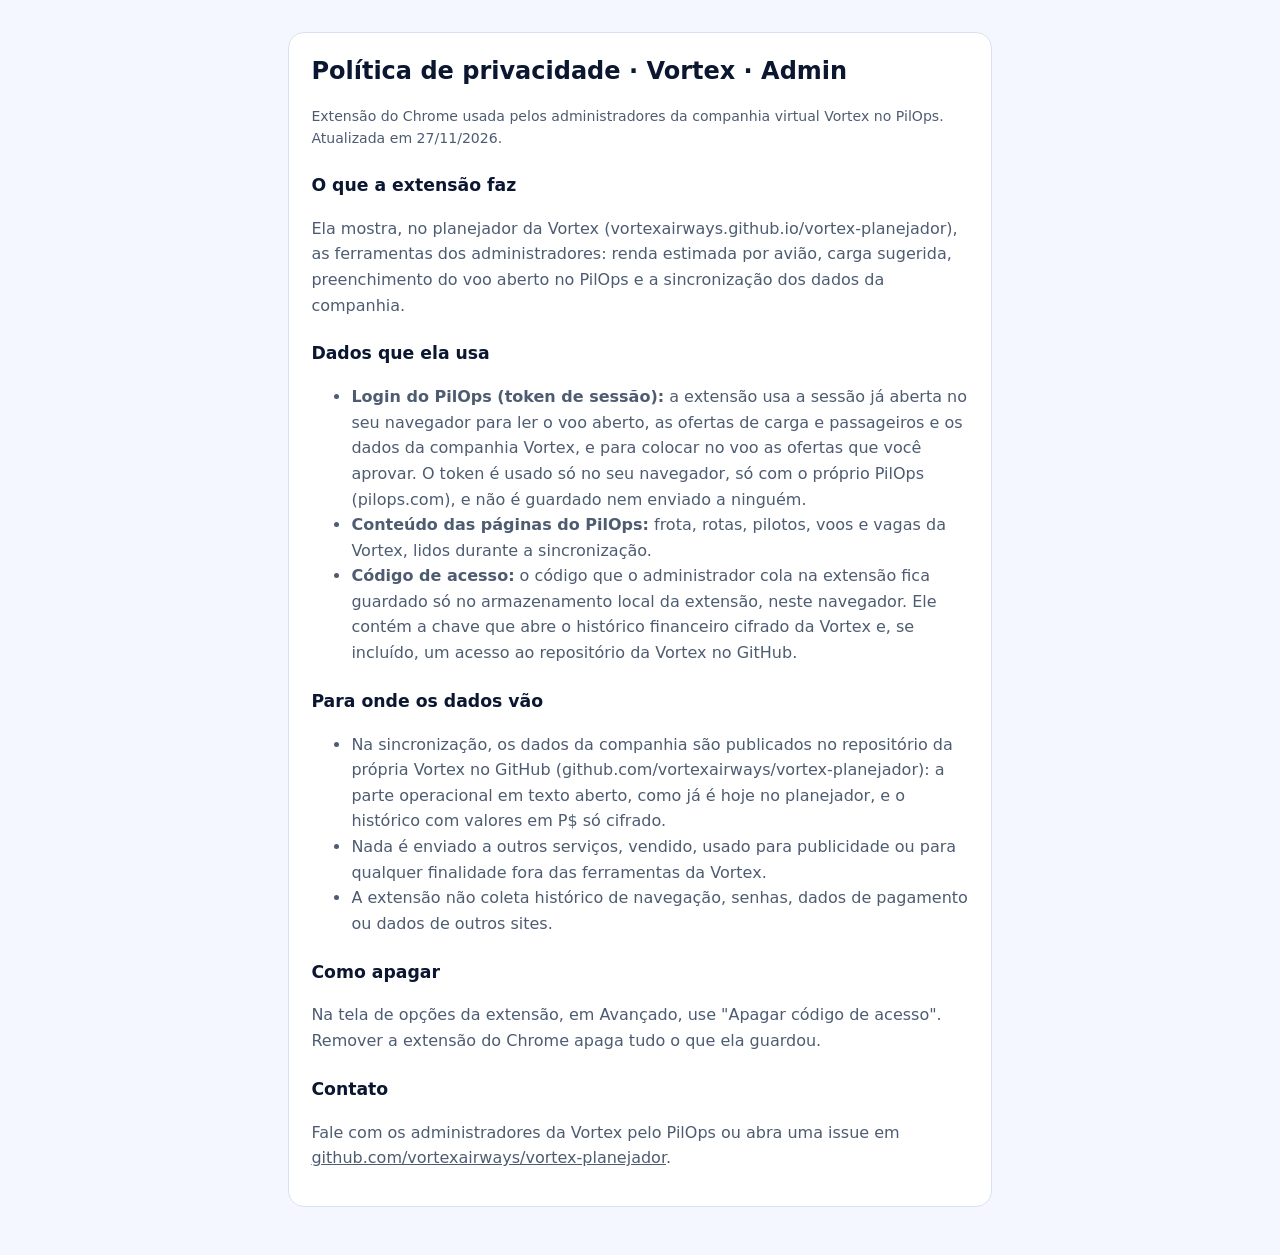
<file: docs/privacidade-admin.html>
<!doctype html>
<html lang="pt-BR">
<head>
  <meta charset="utf-8">
  <meta name="viewport" content="width=device-width, initial-scale=1">
  <title>Privacidade · Vortex · Admin</title>
  <meta name="description" content="Política de privacidade da extensão Vortex · Admin para o Chrome.">
  <link rel="icon" href="img/favicon-64.png">
  <style>
    :root { color-scheme: light dark; --bg: #f4f7ff; --card: #fff; --text: #0b1630; --muted: #4e5c72; --border: #d9e1ef; }
    @media (prefers-color-scheme: dark) { :root { --bg: #0d1424; --card: #151e33; --text: #e8eefc; --muted: #a3afc6; --border: #2c3854; } }
    body { margin: 0; background: var(--bg); color: var(--text); font: 16px/1.6 system-ui, "Segoe UI", sans-serif; }
    main { max-width: 44rem; margin: 0 auto; padding: 2rem 1rem 3rem; }
    article { background: var(--card); border: 1px solid var(--border); border-radius: 1rem; padding: 1.2rem 1.4rem; }
    h1 { font-size: 1.5rem; margin: 0 0 .2rem; }
    h2 { font-size: 1.08rem; margin: 1.4rem 0 .3rem; }
    p, li { color: var(--muted); }
    .meta { font-size: .88rem; }
    a { color: inherit; }
  </style>
</head>
<body>
<main>
  <article>
    <h1>Política de privacidade · Vortex · Admin</h1>
    <p class="meta">Extensão do Chrome usada pelos administradores da companhia virtual Vortex no PilOps. Atualizada em 27/11/2026.</p>

    <h2>O que a extensão faz</h2>
    <p>Ela mostra, no planejador da Vortex (vortexairways.github.io/vortex-planejador), as ferramentas dos administradores: renda estimada por avião, carga sugerida, preenchimento do voo aberto no PilOps e a sincronização dos dados da companhia.</p>

    <h2>Dados que ela usa</h2>
    <ul>
      <li><strong>Login do PilOps (token de sessão):</strong> a extensão usa a sessão já aberta no seu navegador para ler o voo aberto, as ofertas de carga e passageiros e os dados da companhia Vortex, e para colocar no voo as ofertas que você aprovar. O token é usado só no seu navegador, só com o próprio PilOps (pilops.com), e não é guardado nem enviado a ninguém.</li>
      <li><strong>Conteúdo das páginas do PilOps:</strong> frota, rotas, pilotos, voos e vagas da Vortex, lidos durante a sincronização.</li>
      <li><strong>Código de acesso:</strong> o código que o administrador cola na extensão fica guardado só no armazenamento local da extensão, neste navegador. Ele contém a chave que abre o histórico financeiro cifrado da Vortex e, se incluído, um acesso ao repositório da Vortex no GitHub.</li>
    </ul>

    <h2>Para onde os dados vão</h2>
    <ul>
      <li>Na sincronização, os dados da companhia são publicados no repositório da própria Vortex no GitHub (github.com/vortexairways/vortex-planejador): a parte operacional em texto aberto, como já é hoje no planejador, e o histórico com valores em P$ só cifrado.</li>
      <li>Nada é enviado a outros serviços, vendido, usado para publicidade ou para qualquer finalidade fora das ferramentas da Vortex.</li>
      <li>A extensão não coleta histórico de navegação, senhas, dados de pagamento ou dados de outros sites.</li>
    </ul>

    <h2>Como apagar</h2>
    <p>Na tela de opções da extensão, em Avançado, use "Apagar código de acesso". Remover a extensão do Chrome apaga tudo o que ela guardou.</p>

    <h2>Contato</h2>
    <p>Fale com os administradores da Vortex pelo PilOps ou abra uma issue em <a href="https://github.com/vortexairways/vortex-planejador/issues">github.com/vortexairways/vortex-planejador</a>.</p>
  </article>
</main>
</body>
</html>
</file>
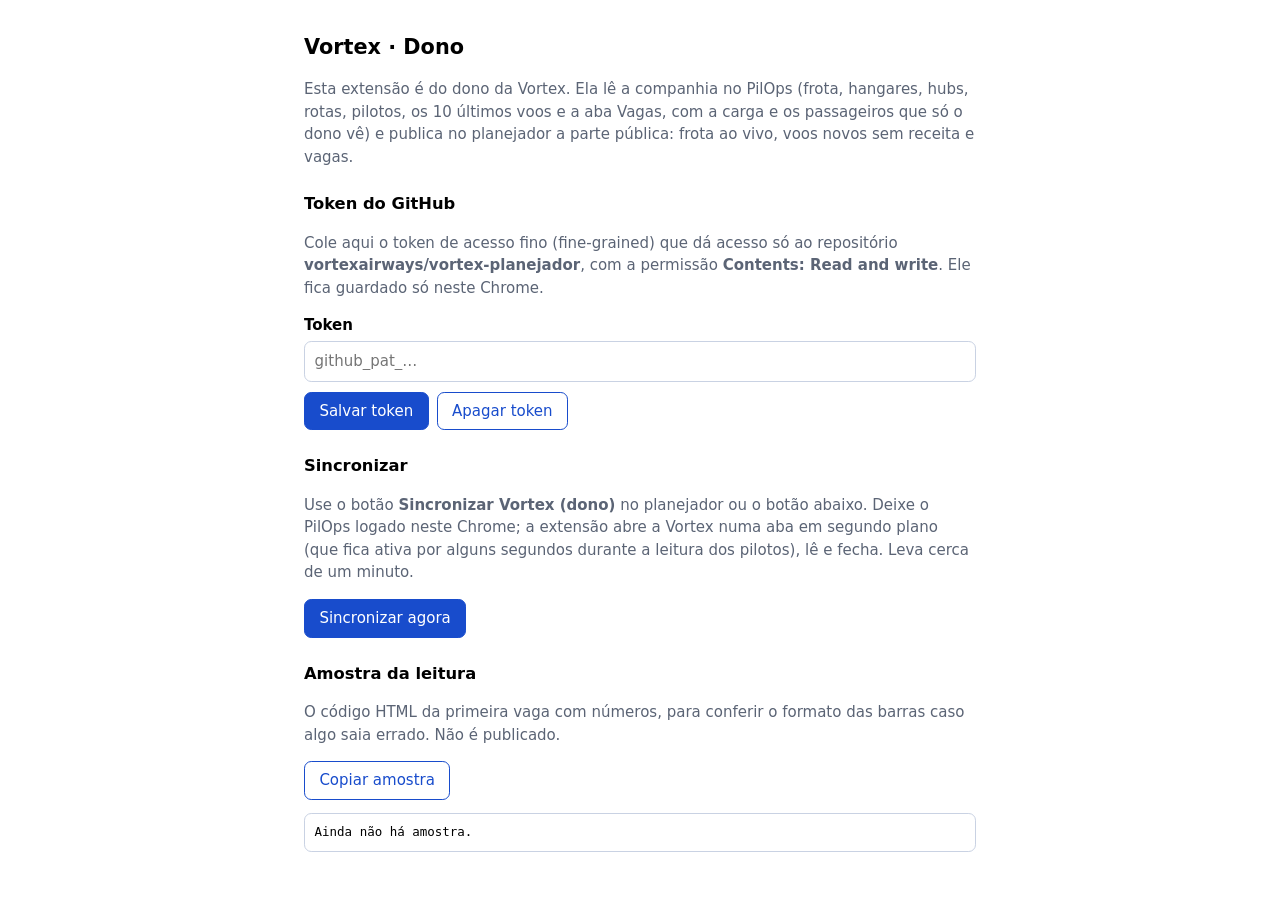
<file: coletor/extensao-astro/opcoes.html>
<!doctype html>
<html lang="pt-BR">
<head>
  <meta charset="utf-8">
  <meta name="viewport" content="width=device-width, initial-scale=1">
  <title>Vortex · Dono</title>
  <style>
    :root { color-scheme: light dark; --border: #c9d2e3; --muted: #5b6475; --blue: #184ccc; }
    @media (prefers-color-scheme: dark) { :root { --border: #3a4256; --muted: #a3acbd; --blue: #7ea2ff; } }
    body { font: 15px/1.5 system-ui, sans-serif; max-width: 42rem; margin: 2rem auto; padding: 0 1rem; }
    h1 { font-size: 1.3rem; margin: 0 0 .25rem; }
    h2 { font-size: 1.02rem; margin: 1.5rem 0 .4rem; }
    p, li { color: var(--muted); }
    label { display: block; font-weight: 600; margin: .8rem 0 .3rem; }
    input { width: 100%; box-sizing: border-box; padding: .5rem .6rem; border: 1px solid var(--border); border-radius: .45rem; font: inherit; }
    .actions { display: flex; flex-wrap: wrap; gap: .5rem; margin-top: .6rem; }
    button { font: inherit; padding: .45rem .9rem; border-radius: .45rem; border: 1px solid var(--blue); background: var(--blue); color: white; cursor: pointer; }
    button.secondary { background: transparent; color: var(--blue); }
    #status, #result { font-weight: 600; }
    pre { white-space: pre-wrap; overflow-wrap: anywhere; font-size: .78rem; border: 1px solid var(--border); border-radius: .45rem; padding: .6rem; max-height: 16rem; overflow: auto; }
  </style>
</head>
<body>
  <h1>Vortex · Dono</h1>
  <p>Esta extensão é do dono da Vortex. Ela lê a companhia no PilOps (frota, hangares, hubs, rotas, pilotos, os 10 últimos voos e a aba Vagas, com a carga e os passageiros que só o dono vê) e publica no planejador a parte pública: frota ao vivo, voos novos sem receita e vagas.</p>

  <h2>Token do GitHub</h2>
  <p>Cole aqui o token de acesso fino (fine-grained) que dá acesso só ao repositório <strong>vortexairways/vortex-planejador</strong>, com a permissão <strong>Contents: Read and write</strong>. Ele fica guardado só neste Chrome.</p>
  <label for="token">Token</label>
  <input id="token" type="password" autocomplete="off" spellcheck="false" placeholder="github_pat_…">
  <div class="actions">
    <button id="save" type="button">Salvar token</button>
    <button id="forget" type="button" class="secondary">Apagar token</button>
  </div>
  <p id="status" role="status"></p>

  <h2>Sincronizar</h2>
  <p>Use o botão <strong>Sincronizar Vortex (dono)</strong> no planejador ou o botão abaixo. Deixe o PilOps logado neste Chrome; a extensão abre a Vortex numa aba em segundo plano (que fica ativa por alguns segundos durante a leitura dos pilotos), lê e fecha. Leva cerca de um minuto.</p>
  <div class="actions"><button id="sync" type="button">Sincronizar agora</button></div>
  <p id="result" role="status"></p>

  <h2>Amostra da leitura</h2>
  <p>O código HTML da primeira vaga com números, para conferir o formato das barras caso algo saia errado. Não é publicado.</p>
  <div class="actions"><button id="copy" type="button" class="secondary">Copiar amostra</button></div>
  <pre id="sample">Ainda não há amostra.</pre>
  <script src="opcoes.js"></script>
</body>
</html>
</file>
